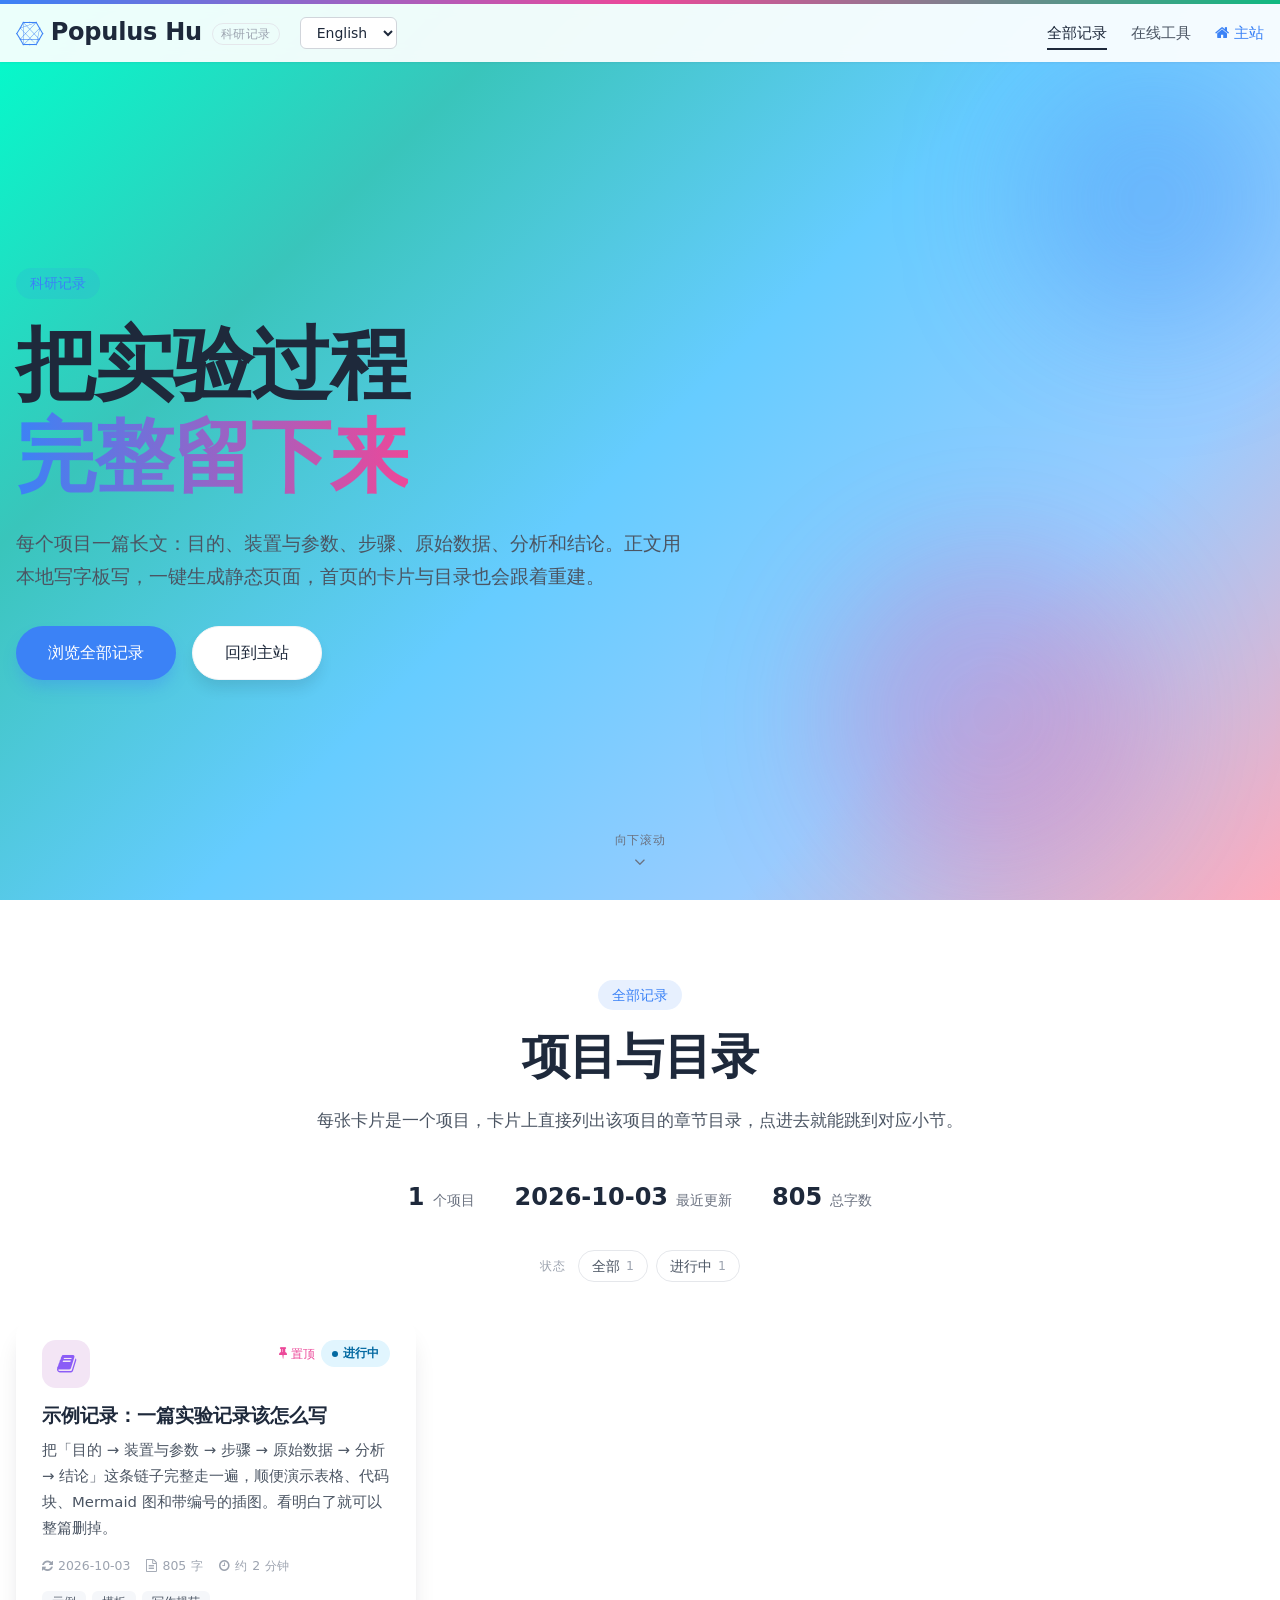
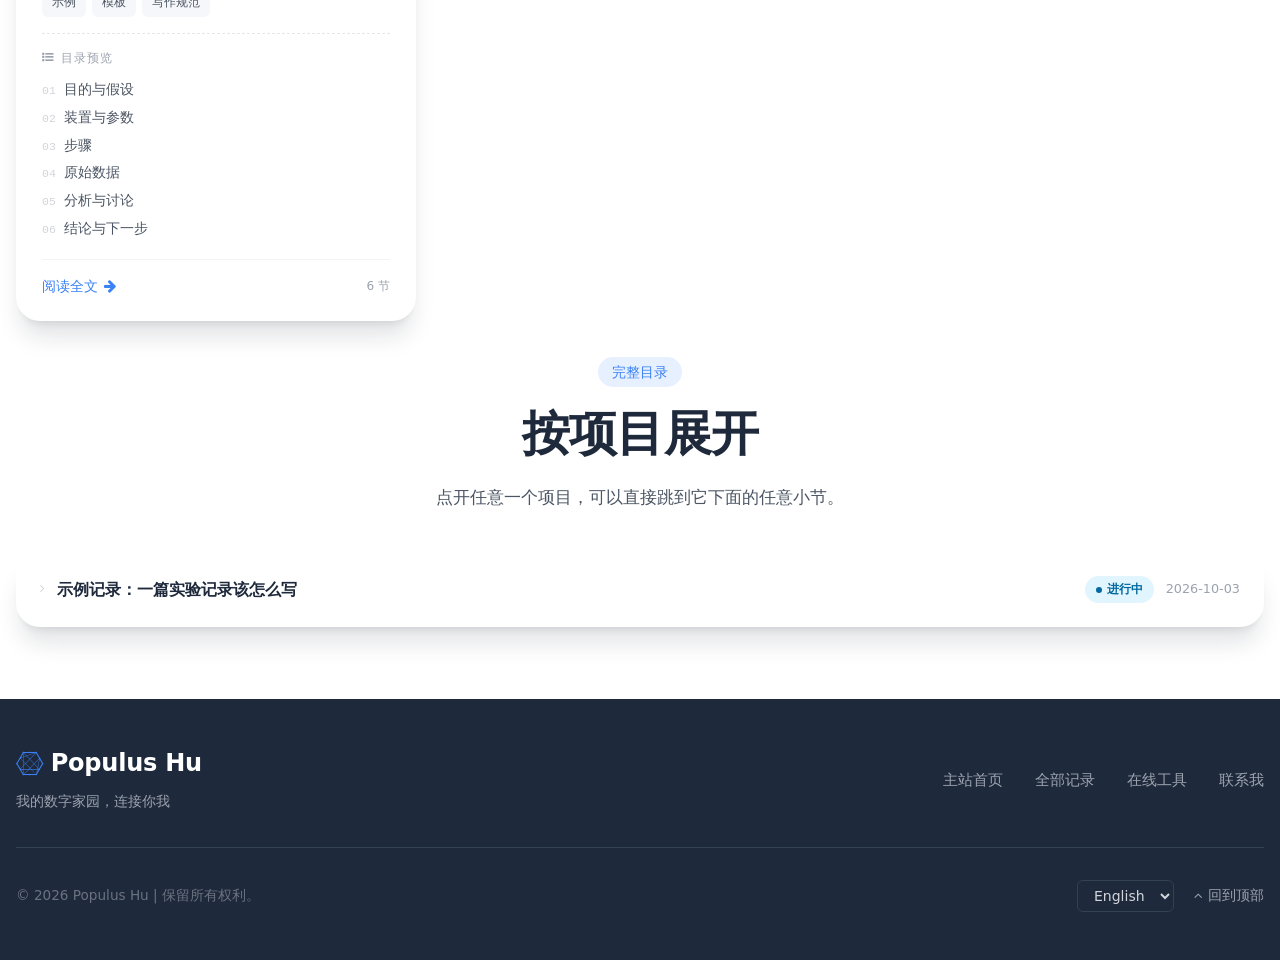
<file: index.html>
<!DOCTYPE html>
<html lang="zh-CN">
<head>
<meta charset="UTF-8">
<meta name="viewport" content="width=device-width, initial-scale=1.0">

<title data-i18n="page-title">科研记录 | Populus Hu</title>
<meta name="description" content="Populus Hu 的科研记录：每个实验项目一篇长文，含目的、装置、步骤、数据与结论。" data-i18n="meta-desc">

<link rel="icon" href="/assets/icon.ico" sizes="32x32">
<link rel="stylesheet" href="/assets/font-awesome.min.css">
<link rel="stylesheet" href="/assets/research.css">
<script defer src="/assets/lang.js"></script>
<script defer src="/assets/research.js"></script>
</head>
<body>
<header class="navbar" id="navbar">
  <div class="nav-decoration"></div>
  <div class="nav-inner">

    <div class="nav-left">
      <a class="brand" href="/">
        <i class="fa fa-connectdevelop"></i>Populus Hu<small data-i18n="brand-tag">科研记录</small>
      </a>
      <div class="lang-desktop">
        <select class="language-selector" aria-label="语言 / Language">
          <option value="cn" selected>中文</option>
          <option value="en">English</option>
          <option value="jp">日本語</option>
        </select>
      </div>
    </div>

    <button class="menu-toggle" id="menu-toggle" aria-label="菜单" aria-expanded="false" aria-controls="nav-links">
      <i class="fa fa-bars"></i>
    </button>

    <nav class="nav-links" id="nav-links">
      <a href="/" class="is-active" data-i18n="nav-records">全部记录</a>
      <a href="https://tools.who-young.top" data-i18n="nav-tools">在线工具</a>
      <a href="https://who-young.top" class="back"><i class="fa fa-home"></i><span data-i18n="nav-main">主站</span></a>
      <div class="lang-mobile">
        <select class="language-selector" aria-label="语言 / Language">
          <option value="cn" selected>中文</option>
          <option value="en">English</option>
          <option value="jp">日本語</option>
        </select>
      </div>
    </nav>

  </div>
</header>
<main>

  <section class="hero">
    <div class="hero-glow" aria-hidden="true"></div>
    <div class="wrap">
      <span class="badge" data-i18n="hero-badge">科研记录</span>
      <h1 data-i18n="hero-title">把实验过程<br><span class='grad'>完整留下来</span></h1>
      <p data-i18n="hero-desc">
        每个项目一篇长文：目的、装置与参数、步骤、原始数据、分析和结论。正文用本地写字板写，一键生成静态页面，首页的卡片与目录也会跟着重建。
      </p>
      <div class="hero-actions">
        <a class="btn-hero btn-hero-primary" href="#records" data-i18n="hero-btn-records">浏览全部记录</a>
        <a class="btn-hero btn-hero-ghost" href="https://who-young.top" data-i18n="hero-btn-main">回到主站</a>
      </div>
    </div>
    <a class="hero-scroll" href="#records"><span data-i18n="hero-scroll">向下滚动</span><i class="fa fa-angle-down"></i></a>
  </section>

  <section class="section wrap" id="records">

    <div class="section-head">
      <span class="badge" data-i18n="sec-badge">全部记录</span>
      <h2 data-i18n="sec-title">项目与目录</h2>
      <p data-i18n="sec-desc">每张卡片是一个项目，卡片上直接列出该项目的章节目录，点进去就能跳到对应小节。</p>
    </div>

    <div class="stat-strip">
        <span class="item"><span class="v">1</span><span class="k" data-i18n="stat-projects">个项目</span></span>
        <span class="item"><span class="v">2026-10-03</span><span class="k" data-i18n="stat-updated">最近更新</span></span>
        <span class="item"><span class="v">805</span><span class="k" data-i18n="stat-chars">总字数</span></span>
      </div>
      <div class="filter-bar" id="filter-bar">
        <span class="lbl" data-i18n="filter-label">状态</span>
        <button class="chip" type="button" data-status="all"><span data-i18n="filter-all">全部</span> <span class="n">1</span></button>
        <button class="chip" type="button" data-status="active"><span data-i18n="filter-active">进行中</span> <span class="n">1</span></button>
      </div>

    <div class="grid cols-3" id="record-grid">

      <article class="card card-hover rec-card" data-status="active">
        <div class="rec-top">
          <div class="rec-icon bg-lav"><i class="fa fa-book"></i></div>
          <div class="rec-flags">
            <span class="rec-pin"><i class="fa fa-thumb-tack"></i><span data-i18n="card-pinned">置顶</span></span>
            <span class="status status-active" data-i18n="status-active">进行中</span>
          </div>
        </div>
        <h3><a class="card-link" href="/example-record/">示例记录：一篇实验记录该怎么写</a></h3>
        <p class="rec-summary">把「目的 → 装置与参数 → 步骤 → 原始数据 → 分析 → 结论」这条链子完整走一遍，顺便演示表格、代码块、Mermaid 图和带编号的插图。看明白了就可以整篇删掉。</p>
        <div class="rec-meta">
          <span><i class="fa fa-refresh"></i> 2026-10-03</span>
          <span><i class="fa fa-file-text-o"></i> 805 <span data-i18n="unit-chars">字</span></span>
          <span><i class="fa fa-clock-o"></i> <span data-i18n="unit-about">约</span> 2 <span data-i18n="unit-minutes">分钟</span></span>
        </div><div class="rec-tags">
          <span class="tag">示例</span>
          <span class="tag">模板</span>
          <span class="tag">写作规范</span>
        </div>
        <div class="rec-toc">
          <div class="toc-title"><i class="fa fa-list-ul"></i> <span data-i18n="card-toc">目录预览</span></div>
          <ol>
            <li><a href="/example-record/#目的与假设">目的与假设</a></li>
            <li><a href="/example-record/#装置与参数">装置与参数</a></li>
            <li><a href="/example-record/#步骤">步骤</a></li>
            <li><a href="/example-record/#原始数据">原始数据</a></li>
            <li><a href="/example-record/#分析与讨论">分析与讨论</a></li>
            <li><a href="/example-record/#结论与下一步">结论与下一步</a></li>
          </ol>
        </div>
        <div class="rec-foot">
          <a class="go" href="/example-record/"><span data-i18n="card-read">阅读全文</span> <i class="fa fa-arrow-right"></i></a>
          <span class="words">6 <span data-i18n="unit-sections">节</span></span>
        </div>
      </article>

    </div>
    <div class="notice notice-info mt-md hidden" id="filter-empty"><i class="fa fa-filter"></i><div data-i18n="filter-empty">没有符合这个状态的项目。</div></div>

    <div class="section-head mt-lg">
        <span class="badge" data-i18n="cat-badge">完整目录</span>
        <h2 data-i18n="cat-title">按项目展开</h2>
        <p data-i18n="cat-desc">点开任意一个项目，可以直接跳到它下面的任意小节。</p>
      </div>

      <div class="catalog">
        <details class="cat-proj">
          <summary>
            <span class="caret"><i class="fa fa-angle-right"></i></span>
            <span class="t">示例记录：一篇实验记录该怎么写</span>
            <span class="side">
              <span class="status status-active" data-i18n="status-active">进行中</span>
              <span class="cat-date">2026-10-03</span>
            </span>
          </summary><div class="cat-body"><ol>
              <li><a href="/example-record/#目的与假设"><i class="fa fa-angle-right"></i> 目的与假设</a></li>
              <li><a href="/example-record/#装置与参数"><i class="fa fa-angle-right"></i> 装置与参数</a></li>
              <li><a href="/example-record/#步骤"><i class="fa fa-angle-right"></i> 步骤</a></li>
              <li><a href="/example-record/#原始数据"><i class="fa fa-angle-right"></i> 原始数据</a></li>
              <li><a href="/example-record/#分析与讨论"><i class="fa fa-angle-right"></i> 分析与讨论</a></li>
              <li><a href="/example-record/#结论与下一步"><i class="fa fa-angle-right"></i> 结论与下一步</a></li>
            </ol></div>
          <div class="cat-actions">
            <a class="btn btn-sm" href="/example-record/"><span data-i18n="cat-open">打开项目页</span> <i class="fa fa-arrow-right"></i></a>
          </div>
        </details>
      </div>

  </section>

</main>
<footer class="site-footer">
  <div class="wrap">
    <div class="foot-top">
      <div>
        <a class="brand" href="https://who-young.top"><i class="fa fa-connectdevelop"></i>Populus Hu</a>
        <p class="foot-desc" data-i18n="footer-desc">我的数字家园，连接你我</p>
      </div>
      <nav class="foot-nav">
        <a href="https://who-young.top" data-i18n="footer-home">主站首页</a>
        <a href="/" data-i18n="footer-records">全部记录</a>
        <a href="https://tools.who-young.top" data-i18n="footer-tools">在线工具</a>
        <a href="https://who-young.top/#contact" data-i18n="footer-contact">联系我</a>
      </nav>
    </div>
    <div class="foot-bottom">
      <p data-i18n="footer-copyright">© 2026 Populus Hu | 保留所有权利。</p>
      <div class="foot-bottom-right">
        <select class="language-selector language-selector-dark" aria-label="语言 / Language">
          <option value="cn" selected>中文</option>
          <option value="en">English</option>
          <option value="jp">日本語</option>
        </select>
        <a class="to-top" href="#top" id="to-top"><i class="fa fa-angle-up"></i> <span data-i18n="to-top">回到顶部</span></a>
      </div>
    </div>
  </div>
</footer>

</body>
</html>
</file>
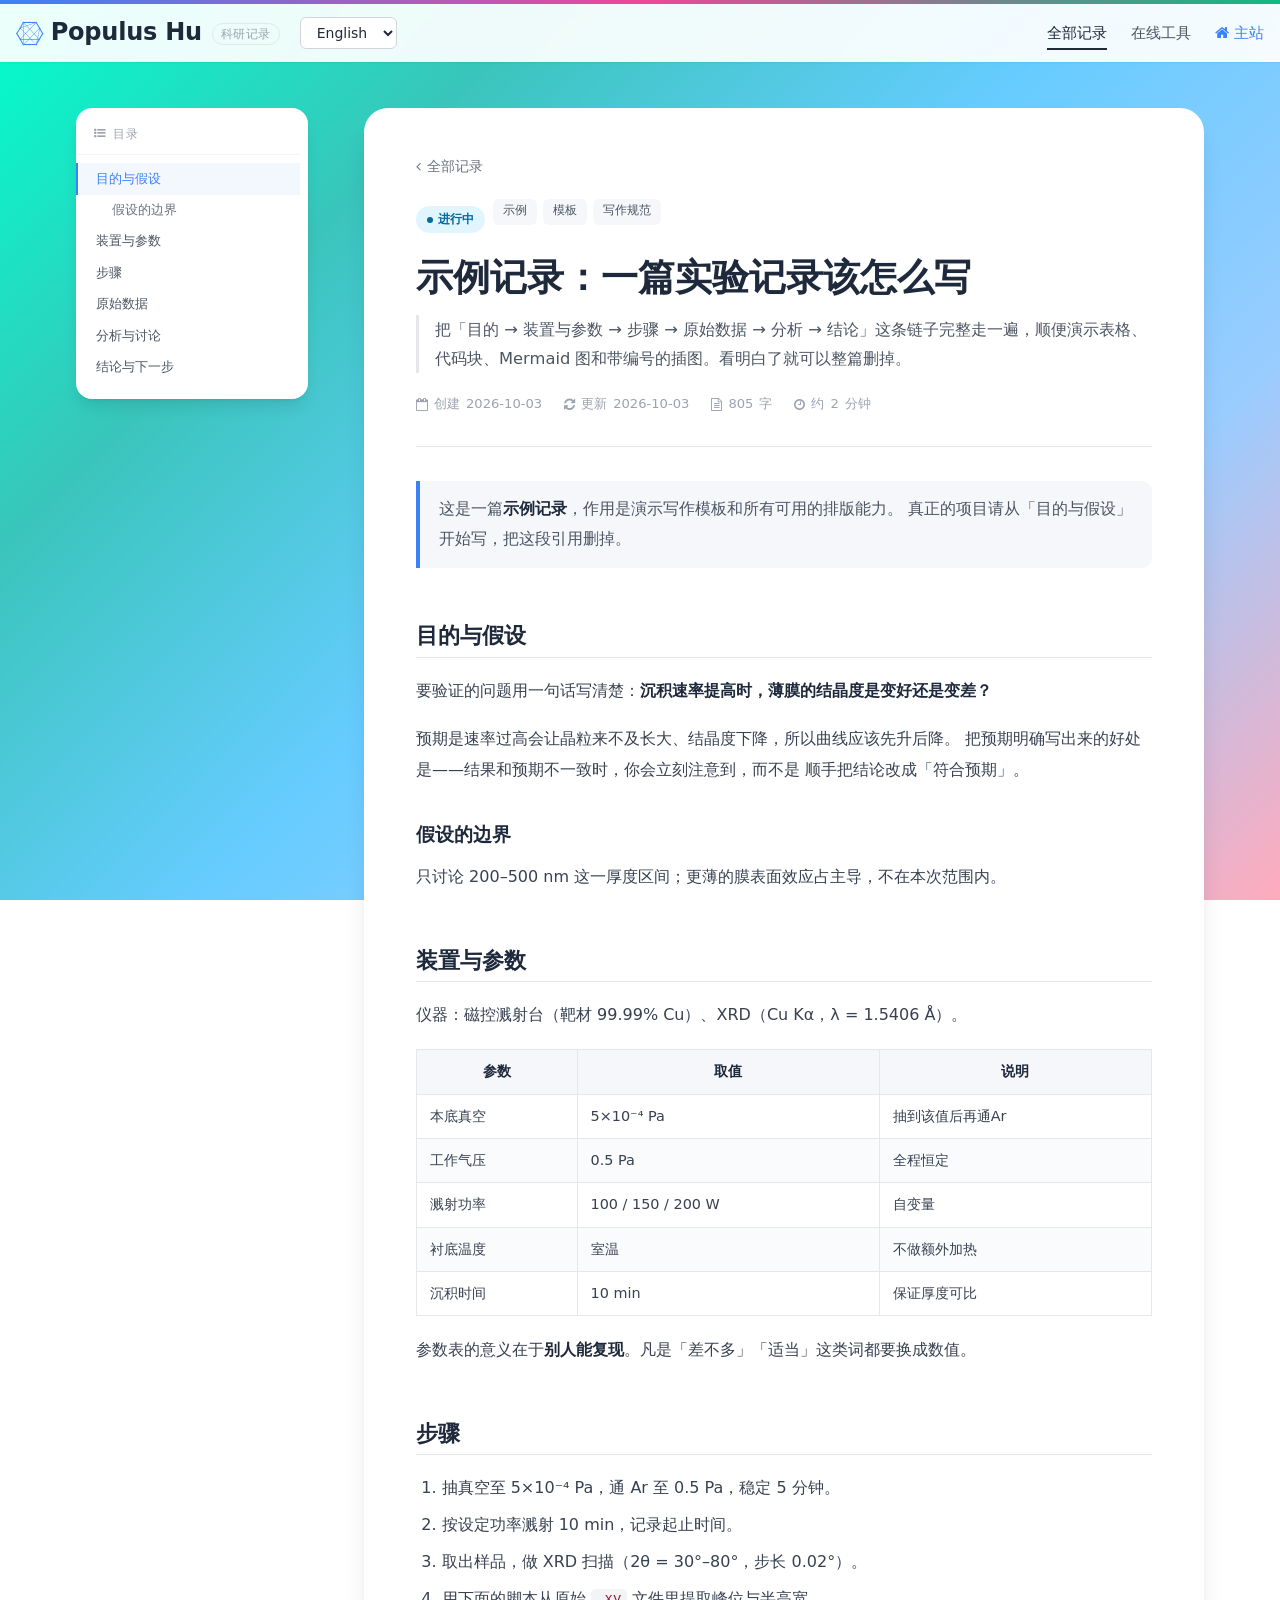
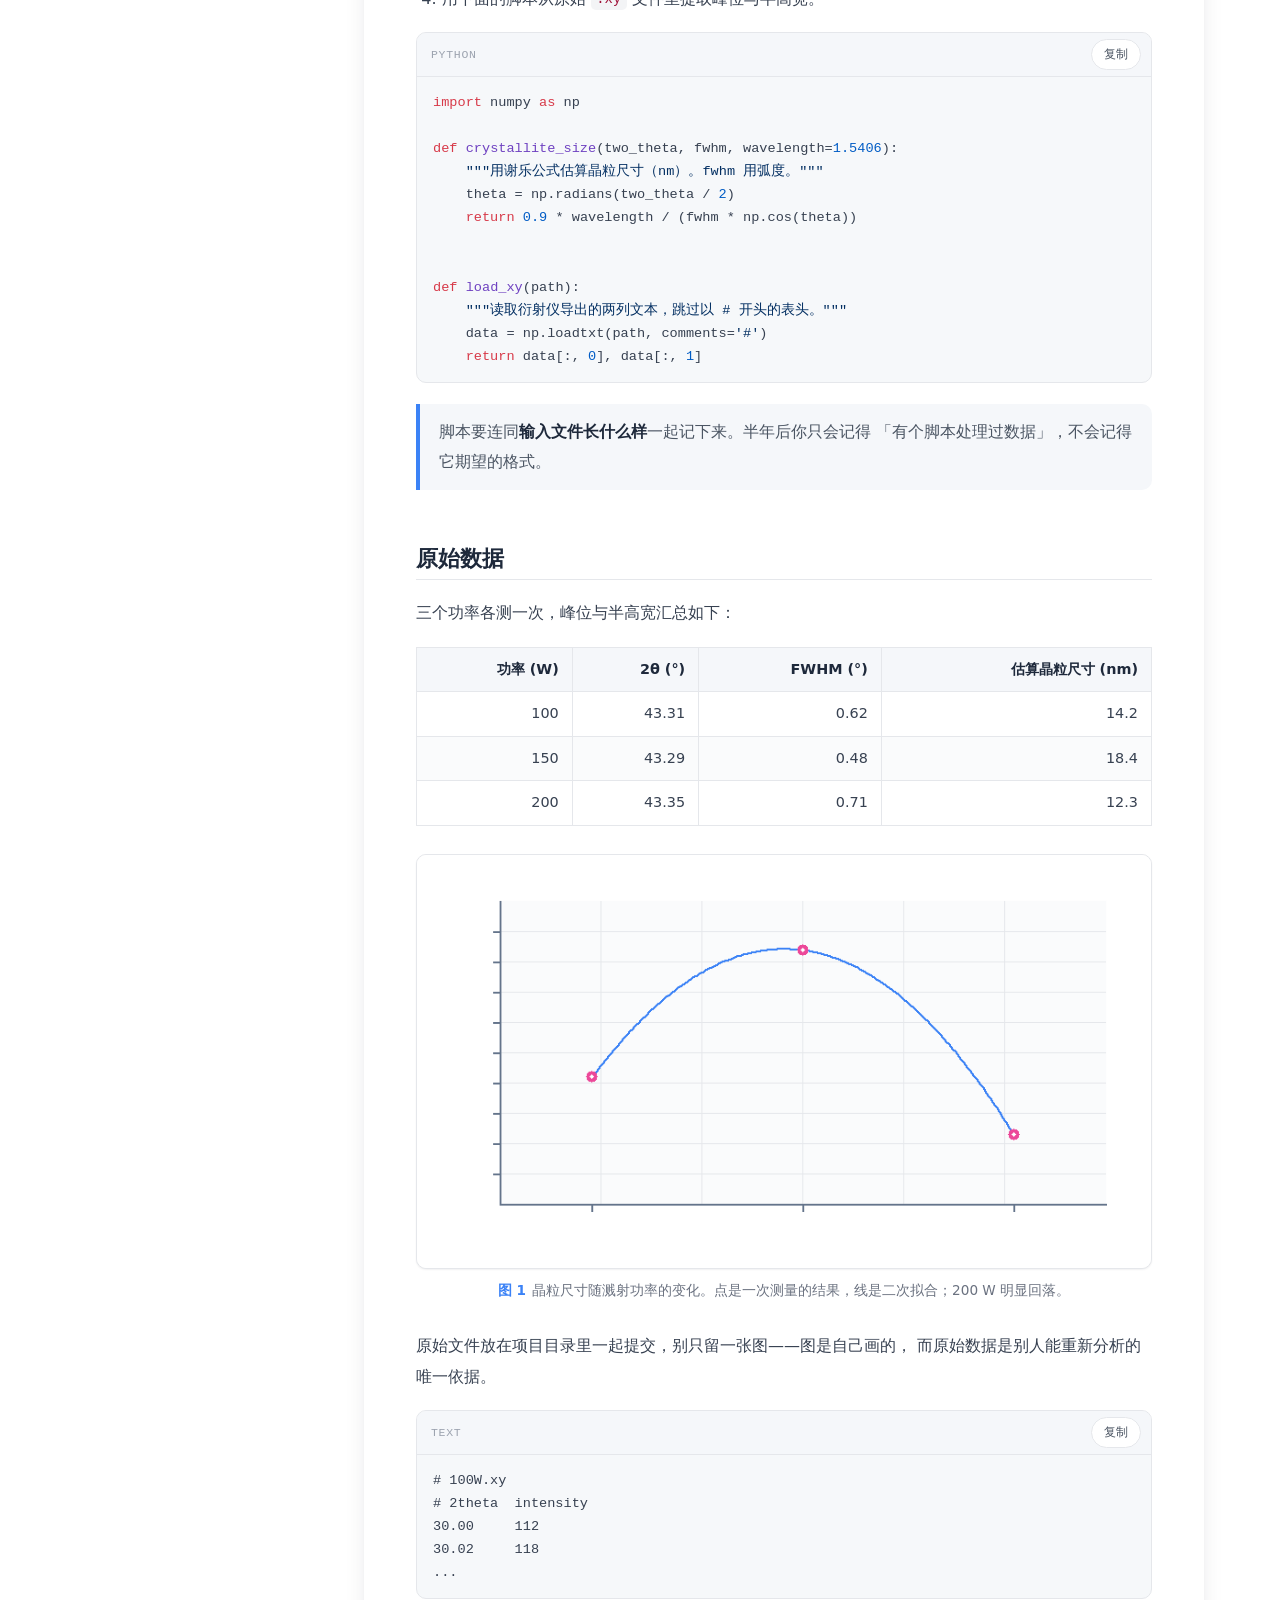
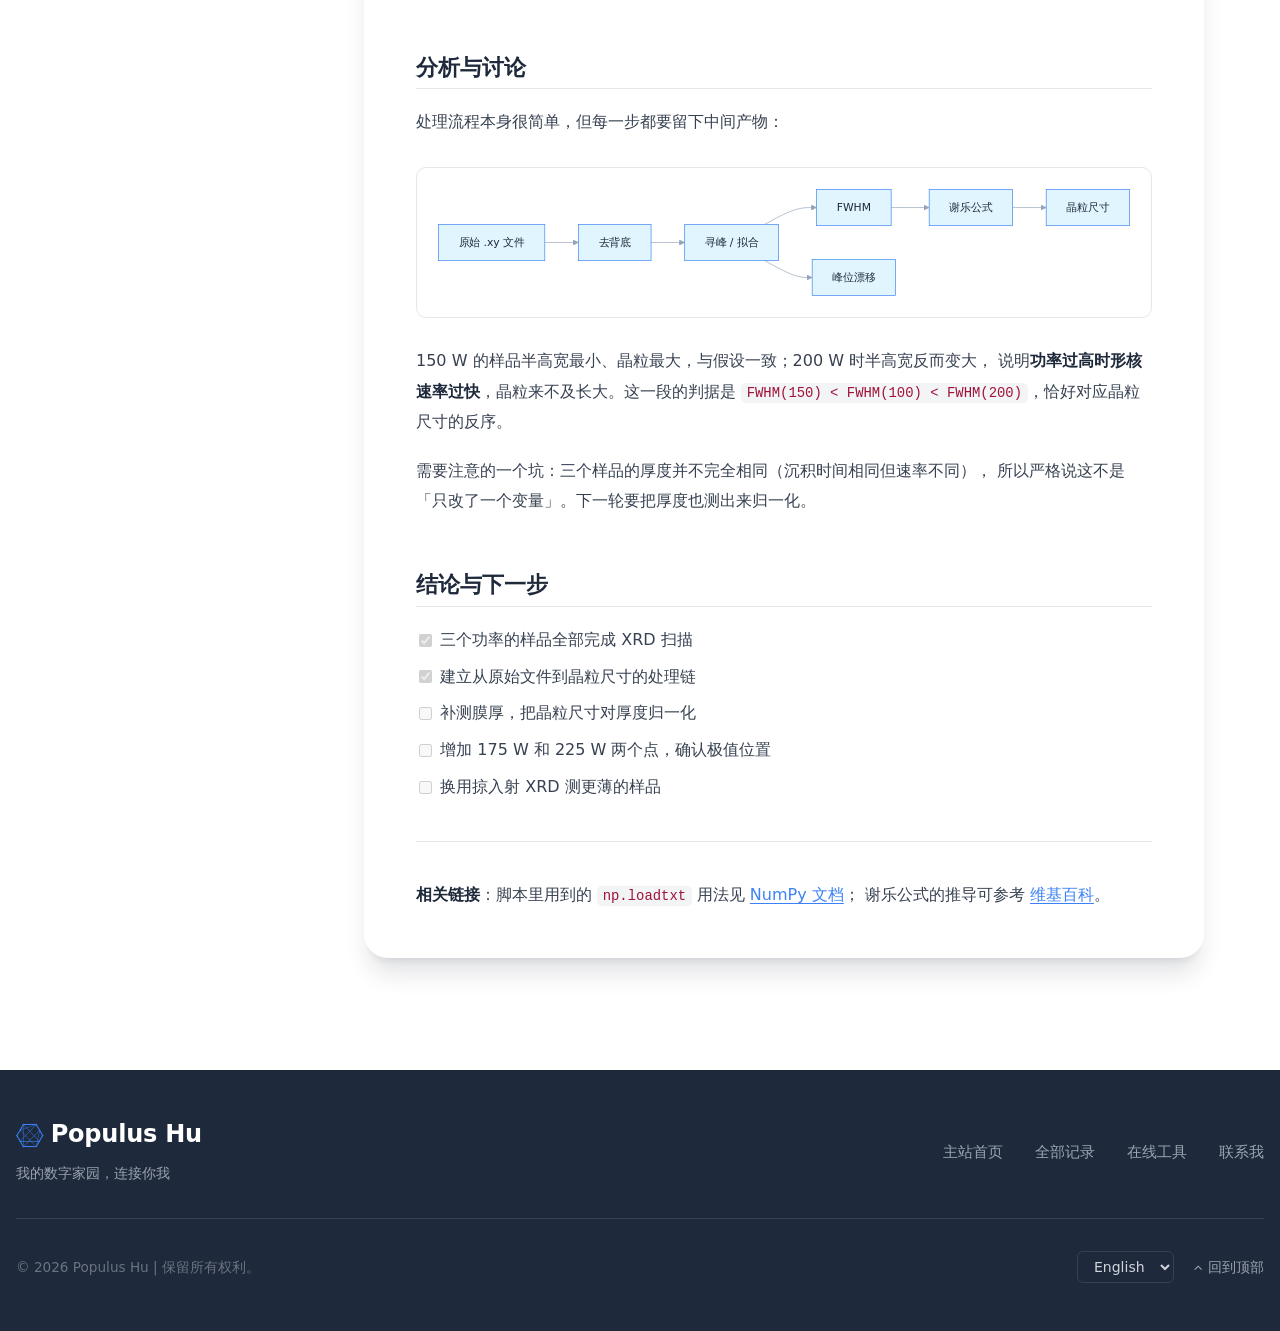
<file: example-record/index.html>
<!DOCTYPE html>
<html lang="zh-CN">
<head>
<meta charset="UTF-8">
<meta name="viewport" content="width=device-width, initial-scale=1.0">

<title>示例记录：一篇实验记录该怎么写 | Populus Hu</title>
<meta name="description" content="把「目的 → 装置与参数 → 步骤 → 原始数据 → 分析 → 结论」这条链子完整走一遍，顺便演示表格、代码块、Mermaid 图和带编号的插图。看明白了就可以整篇删掉。">

<link rel="icon" href="/assets/icon.ico" sizes="32x32">
<link rel="stylesheet" href="/assets/font-awesome.min.css">
<link rel="stylesheet" href="/assets/research.css">
<link rel="stylesheet" href="/assets/vendor/github.min.css">
<script defer src="/assets/lang.js"></script>
<script defer src="/assets/research.js"></script>
<script defer src="/assets/vendor/highlight.min.js"></script>
<script defer src="/assets/vendor/mermaid.min.js"></script>
</head>
<body>
<header class="navbar" id="navbar">
  <div class="nav-decoration"></div>
  <div class="nav-inner">

    <div class="nav-left">
      <a class="brand" href="/">
        <i class="fa fa-connectdevelop"></i>Populus Hu<small data-i18n="brand-tag">科研记录</small>
      </a>
      <div class="lang-desktop">
        <select class="language-selector" aria-label="语言 / Language">
          <option value="cn" selected>中文</option>
          <option value="en">English</option>
          <option value="jp">日本語</option>
        </select>
      </div>
    </div>

    <button class="menu-toggle" id="menu-toggle" aria-label="菜单" aria-expanded="false" aria-controls="nav-links">
      <i class="fa fa-bars"></i>
    </button>

    <nav class="nav-links" id="nav-links">
      <a href="/" class="is-active" data-i18n="nav-records">全部记录</a>
      <a href="https://tools.who-young.top" data-i18n="nav-tools">在线工具</a>
      <a href="https://who-young.top" class="back"><i class="fa fa-home"></i><span data-i18n="nav-main">主站</span></a>
      <div class="lang-mobile">
        <select class="language-selector" aria-label="语言 / Language">
          <option value="cn" selected>中文</option>
          <option value="en">English</option>
          <option value="jp">日本語</option>
        </select>
      </div>
    </nav>

  </div>
</header>
<main>
  <div class="doc wrap wrap-doc">

    <aside class="doc-aside">
<nav class="doc-toc" id="doc-toc" aria-label="目录">
<div class="toc-title"><i class="fa fa-list-ul"></i><span data-i18n="doc-toc">目录</span><span class="caret"><i class="fa fa-angle-right"></i></span></div>
<ul>
<li class="lvl-2"><a href="#目的与假设">目的与假设</a>
<ul>
<li class="lvl-3"><a href="#假设的边界">假设的边界</a></li>
</ul>
</li>
<li class="lvl-2"><a href="#装置与参数">装置与参数</a>
</li>
<li class="lvl-2"><a href="#步骤">步骤</a>
</li>
<li class="lvl-2"><a href="#原始数据">原始数据</a>
</li>
<li class="lvl-2"><a href="#分析与讨论">分析与讨论</a>
</li>
<li class="lvl-2"><a href="#结论与下一步">结论与下一步</a>
</li>
</ul>
</nav>
</aside>

    <article class="doc-main">
      <header class="doc-head">
        <a class="doc-back" href="/"><i class="fa fa-angle-left"></i> <span data-i18n="doc-back">全部记录</span></a>
        <div class="doc-badges">
          <span class="status status-active" data-i18n="status-active">进行中</span><div class="rec-tags">
          <span class="tag">示例</span>
          <span class="tag">模板</span>
          <span class="tag">写作规范</span>
        </div>
        </div>
        <h1>示例记录：一篇实验记录该怎么写</h1>
        <p class="doc-summary">把「目的 → 装置与参数 → 步骤 → 原始数据 → 分析 → 结论」这条链子完整走一遍，顺便演示表格、代码块、Mermaid 图和带编号的插图。看明白了就可以整篇删掉。</p>
        <div class="doc-meta">
          <span><i class="fa fa-calendar-o"></i> <span data-i18n="meta-created">创建</span> 2026-10-03</span>
          <span><i class="fa fa-refresh"></i> <span data-i18n="meta-updated">更新</span> 2026-10-03</span>
          <span><i class="fa fa-file-text-o"></i> 805 <span data-i18n="unit-chars">字</span></span>
          <span><i class="fa fa-clock-o"></i> <span data-i18n="unit-about">约</span> 2 <span data-i18n="unit-minutes">分钟</span></span>
        </div>
        
      </header>

      <hr class="doc-divider">

      <div class="md-body">
<blockquote>
<p>这是一篇<strong>示例记录</strong>，作用是演示写作模板和所有可用的排版能力。
真正的项目请从「目的与假设」开始写，把这段引用删掉。</p>
</blockquote>
<h2 id="目的与假设">目的与假设<a class="h-anchor" href="#目的与假设" aria-hidden="true"><i class="fa fa-link"></i></a></h2>
<p>要验证的问题用一句话写清楚：<strong>沉积速率提高时，薄膜的结晶度是变好还是变差？</strong></p>
<p>预期是速率过高会让晶粒来不及长大、结晶度下降，所以曲线应该先升后降。
把预期明确写出来的好处是——结果和预期不一致时，你会立刻注意到，而不是
顺手把结论改成「符合预期」。</p>
<h3 id="假设的边界">假设的边界<a class="h-anchor" href="#假设的边界" aria-hidden="true"><i class="fa fa-link"></i></a></h3>
<p>只讨论 200–500 nm 这一厚度区间；更薄的膜表面效应占主导，不在本次范围内。</p>
<h2 id="装置与参数">装置与参数<a class="h-anchor" href="#装置与参数" aria-hidden="true"><i class="fa fa-link"></i></a></h2>
<p>仪器：磁控溅射台（靶材 99.99% Cu）、XRD（Cu Kα，λ = 1.5406 Å）。</p>
<div class="table-scroll"><table><thead><tr><th>参数</th><th>取值</th><th>说明</th></tr></thead><tbody><tr><td>本底真空</td><td>5×10⁻⁴ Pa</td><td>抽到该值后再通Ar</td></tr><tr><td>工作气压</td><td>0.5 Pa</td><td>全程恒定</td></tr><tr><td>溅射功率</td><td>100 / 150 / 200 W</td><td>自变量</td></tr><tr><td>衬底温度</td><td>室温</td><td>不做额外加热</td></tr><tr><td>沉积时间</td><td>10 min</td><td>保证厚度可比</td></tr></tbody></table></div>
<p>参数表的意义在于<strong>别人能复现</strong>。凡是「差不多」「适当」这类词都要换成数值。</p>
<h2 id="步骤">步骤<a class="h-anchor" href="#步骤" aria-hidden="true"><i class="fa fa-link"></i></a></h2>
<ol>
<li>抽真空至 5×10⁻⁴ Pa，通 Ar 至 0.5 Pa，稳定 5 分钟。</li>
<li>按设定功率溅射 10 min，记录起止时间。</li>
<li>取出样品，做 XRD 扫描（2θ = 30°–80°，步长 0.02°）。</li>
<li>用下面的脚本从原始 <code>.xy</code> 文件里提取峰位与半高宽。</li>
</ol>
<div class="code-block">
<div class="code-bar"><span class="code-lang">python</span><span class="spacer"></span><button class="code-copy" type="button" data-i18n="code-copy">复制</button></div>
<pre><code class="language-python">import numpy as np

def crystallite_size(two_theta, fwhm, wavelength=1.5406):
    """用谢乐公式估算晶粒尺寸（nm）。fwhm 用弧度。"""
    theta = np.radians(two_theta / 2)
    return 0.9 * wavelength / (fwhm * np.cos(theta))


def load_xy(path):
    """读取衍射仪导出的两列文本，跳过以 # 开头的表头。"""
    data = np.loadtxt(path, comments='#')
    return data[:, 0], data[:, 1]</code></pre>
</div>
<blockquote>
<p>脚本要连同<strong>输入文件长什么样</strong>一起记下来。半年后你只会记得
「有个脚本处理过数据」，不会记得它期望的格式。</p>
</blockquote>
<h2 id="原始数据">原始数据<a class="h-anchor" href="#原始数据" aria-hidden="true"><i class="fa fa-link"></i></a></h2>
<p>三个功率各测一次，峰位与半高宽汇总如下：</p>
<div class="table-scroll"><table><thead><tr><th class="align-right">功率 (W)</th><th class="align-right">2θ (°)</th><th class="align-right">FWHM (°)</th><th class="align-right">估算晶粒尺寸 (nm)</th></tr></thead><tbody><tr><td class="align-right">100</td><td class="align-right">43.31</td><td class="align-right">0.62</td><td class="align-right">14.2</td></tr><tr><td class="align-right">150</td><td class="align-right">43.29</td><td class="align-right">0.48</td><td class="align-right">18.4</td></tr><tr><td class="align-right">200</td><td class="align-right">43.35</td><td class="align-right">0.71</td><td class="align-right">12.3</td></tr></tbody></table></div>
<figure class="fig">
<a class="fig-zoom" href="images/scatter-fit.png"><img src="images/scatter-fit.png" alt="散射点与拟合曲线" loading="lazy"></a>
<figcaption><span class="fig-n">图 1</span>晶粒尺寸随溅射功率的变化。点是一次测量的结果，线是二次拟合；200 W 明显回落。</figcaption>
</figure>
<p>原始文件放在项目目录里一起提交，别只留一张图——图是自己画的，
而原始数据是别人能重新分析的唯一依据。</p>
<div class="code-block">
<div class="code-bar"><span class="code-lang">text</span><span class="spacer"></span><button class="code-copy" type="button" data-i18n="code-copy">复制</button></div>
<pre><code class="language-text"># 100W.xy
# 2theta  intensity
30.00     112
30.02     118
...</code></pre>
</div>
<h2 id="分析与讨论">分析与讨论<a class="h-anchor" href="#分析与讨论" aria-hidden="true"><i class="fa fa-link"></i></a></h2>
<p>处理流程本身很简单，但每一步都要留下中间产物：</p>
<div class="mermaid-wrap is-loading">
<div class="mermaid">flowchart LR
  A[原始 .xy 文件] --&gt; B[去背底]
  B --&gt; C[寻峰 / 拟合]
  C --&gt; D[FWHM]
  D --&gt; E[谢乐公式]
  E --&gt; F[晶粒尺寸]
  C --&gt; G[峰位漂移]</div>
</div>
<p>150 W 的样品半高宽最小、晶粒最大，与假设一致；200 W 时半高宽反而变大，
说明<strong>功率过高时形核速率过快</strong>，晶粒来不及长大。这一段的判据是
<code>FWHM(150) &lt; FWHM(100) &lt; FWHM(200)</code>，恰好对应晶粒尺寸的反序。</p>
<p>需要注意的一个坑：三个样品的厚度并不完全相同（沉积时间相同但速率不同），
所以严格说这不是「只改了一个变量」。下一轮要把厚度也测出来归一化。</p>
<h2 id="结论与下一步">结论与下一步<a class="h-anchor" href="#结论与下一步" aria-hidden="true"><i class="fa fa-link"></i></a></h2>
<ul class="task-list">
<li><input type="checkbox" disabled checked><span>三个功率的样品全部完成 XRD 扫描</span></li>
<li><input type="checkbox" disabled checked><span>建立从原始文件到晶粒尺寸的处理链</span></li>
<li><input type="checkbox" disabled><span>补测膜厚，把晶粒尺寸对厚度归一化</span></li>
<li><input type="checkbox" disabled><span>增加 175 W 和 225 W 两个点，确认极值位置</span></li>
<li><input type="checkbox" disabled><span>换用掠入射 XRD 测更薄的样品</span></li>
</ul>
<hr>
<p><strong>相关链接</strong>：脚本里用到的 <code>np.loadtxt</code> 用法见 <a href="https://numpy.org/doc/stable/reference/generated/numpy.loadtxt.html" target="_blank" rel="noopener">NumPy 文档</a>；
谢乐公式的推导可参考 <a href="https://en.wikipedia.org/wiki/Scherrer_equation" target="_blank" rel="noopener">维基百科</a>。</p>
      </div>

      
    </article>

  </div>
</main>
<footer class="site-footer">
  <div class="wrap">
    <div class="foot-top">
      <div>
        <a class="brand" href="https://who-young.top"><i class="fa fa-connectdevelop"></i>Populus Hu</a>
        <p class="foot-desc" data-i18n="footer-desc">我的数字家园，连接你我</p>
      </div>
      <nav class="foot-nav">
        <a href="https://who-young.top" data-i18n="footer-home">主站首页</a>
        <a href="/" data-i18n="footer-records">全部记录</a>
        <a href="https://tools.who-young.top" data-i18n="footer-tools">在线工具</a>
        <a href="https://who-young.top/#contact" data-i18n="footer-contact">联系我</a>
      </nav>
    </div>
    <div class="foot-bottom">
      <p data-i18n="footer-copyright">© 2026 Populus Hu | 保留所有权利。</p>
      <div class="foot-bottom-right">
        <select class="language-selector language-selector-dark" aria-label="语言 / Language">
          <option value="cn" selected>中文</option>
          <option value="en">English</option>
          <option value="jp">日本語</option>
        </select>
        <a class="to-top" href="#top" id="to-top"><i class="fa fa-angle-up"></i> <span data-i18n="to-top">回到顶部</span></a>
      </div>
    </div>
  </div>
</footer>

</body>
</html>
</file>
<file: assets/research.css>
/* ============================================================================
   research.who-young.top —— 科研记录站 共享样式
   ----------------------------------------------------------------------------
   设计令牌与页面骨架刻意对齐前两个站：
     · 背景渐变来自主站 src/css.css 的 .index-bg-pattern
     · 颜色来自主站 tailwind.config.js 的 theme.extend.colors
     · 容器宽度、页眉页脚结构、hero 规格与工具站 assets/tools.css 一致
   本文件只保留「科研记录」需要的东西：首页卡片 + 目录预览 + 长文排版。
   工具站里那些编辑器 / 控制台样式没有搬过来。

   约定：HTML 里**不写行内 style**，一切状态都靠加类名切换。
   ========================================================================== */

*, *::before, *::after { box-sizing: border-box; }

:root {
  --primary:   #3B82F6;
  --secondary: #10B981;
  --accent:    #EC4899;
  --dark:      #1E293B;

  --gray-700: #374151;
  --gray-600: #4B5563;
  --gray-500: #6B7280;
  --gray-400: #9CA3AF;
  --gray-300: #D1D5DB;
  --gray-200: #E5E7EB;
  --gray-100: #F3F4F6;

  --soft-blue:     #E1F5FE;
  --soft-green:    #E8F5E9;
  --soft-pink:     #FFEBEE;
  --soft-lavender: #F3E5F5;
  --soft-amber:    #FEF3C7;
  --soft-gray:     #F5F7FA;

  --lav:   #8B5CF6;
  --amber: #B45309;

  --radius-sm: 10px;
  --radius:    16px;
  --radius-lg: 24px;

  --shadow-sm: 0 1px 2px rgba(15, 23, 42, .06);
  --shadow:    0 10px 15px -3px rgba(15, 23, 42, .10), 0 4px 6px -4px rgba(15, 23, 42, .10);
  --shadow-lg: 0 20px 25px -5px rgba(15, 23, 42, .12), 0 8px 10px -6px rgba(15, 23, 42, .10);

  /* 与主站 tailwind container 在 xl 断点下的宽度一致 */
  --container: 1280px;
  --gutter: 16px;
  /* 页眉是 fixed 的，锚点跳转要留出它的高度，否则标题会被压在导航栏底下 */
  --nav-h: 76px;

  --font-sans: system-ui, -apple-system, "Segoe UI", Roboto, "Helvetica Neue", Arial,
               "PingFang SC", "Hiragino Sans GB", "Microsoft YaHei", sans-serif;
  --mono: ui-monospace, SFMono-Regular, "SF Mono", Menlo, Consolas,
          "Liberation Mono", "Courier New", monospace;
}

html { -webkit-text-size-adjust: 100%; scroll-behavior: smooth; }

/* 锚点跳转的落点补偿：见 --nav-h */
:target { scroll-margin-top: calc(var(--nav-h) + 16px); }
h1, h2, h3, h4, h5, h6 { scroll-margin-top: calc(var(--nav-h) + 16px); }

/* ── 背景渐变 ─────────────────────────────────────────────────────────────
   刻意【不用】background-attachment: fixed —— 那会让浏览器每次滚动都重绘
   整屏渐变，是典型的滚动卡顿来源。改成固定在视口上的伪元素，
   浏览器会把它放进独立合成层，滚动时零重绘。
   ──────────────────────────────────────────────────────────────────────── */
body::before {
  content: '';
  position: fixed;
  inset: 0;
  z-index: -1;
  background: linear-gradient(135deg,
      #00FFCC 0%, #39C5BB 25%, #66CCFF 50%, #99CCFF 75%, #FFABBC 100%);
}

body {
  margin: 0;
  min-height: 100vh;
  /* 垂直三段式布局，保证内容不足一屏时页脚也被压在底部 */
  display: flex;
  flex-direction: column;
  color: var(--dark);
  font-family: var(--font-sans);
  font-size: 16px;
  line-height: 1.75;
  overflow-x: hidden;
}

main { flex: 1 0 auto; }

a { color: inherit; text-decoration: none; }
img { max-width: 100%; display: block; }
button, input, select, textarea { font: inherit; color: inherit; }
h1, h2, h3, h4, h5, h6 { margin: 0; line-height: 1.3; font-weight: 700; text-wrap: balance; }
p { margin: 0; }
ul, ol { margin: 0; }

/* ── 容器 ───────────────────────────────────────────────────────────────── */
.wrap,
.nav-inner {
  width: 100%;
  max-width: var(--container);
  margin: 0 auto;
  padding-left: var(--gutter);
  padding-right: var(--gutter);
}
.wrap-narrow { max-width: 960px; }
.wrap-doc    { max-width: 1160px; }

/* ── 页眉 ───────────────────────────────────────────────────────────────── */
.navbar {
  position: fixed; top: 0; left: 0; right: 0; z-index: 50;
  background: rgba(255, 255, 255, .92);
  backdrop-filter: blur(8px);
  -webkit-backdrop-filter: blur(8px);
  box-shadow: 0 1px 2px rgba(15, 23, 42, .06);
  transition: background .25s, box-shadow .25s;
}
.navbar.is-scrolled { background: #fff; box-shadow: 0 4px 6px -1px rgba(15, 23, 42, .1); }

.nav-decoration {
  height: 4px; width: 100%;
  background: linear-gradient(90deg, #3B82F6 0%, #EC4899 50%, #10B981 100%);
}

.nav-inner {
  display: flex; align-items: center; justify-content: space-between;
  padding-top: 12px; padding-bottom: 12px;
}
.nav-left { display: flex; align-items: center; gap: 20px; min-width: 0; }

/* 与主站 text-2xl font-bold 对齐 */
.brand {
  display: inline-flex; align-items: center; gap: 8px;
  font-size: 1.5rem; font-weight: 700; line-height: 1.4;
  letter-spacing: -.01em;
}
.brand i { color: var(--primary); font-size: 1.5rem; transition: transform .3s; }
.brand:hover i { transform: rotate(12deg); }
.brand small {
  font-size: .72rem; font-weight: 500; color: var(--gray-400);
  letter-spacing: .04em; margin-left: 2px;
  padding: 2px 8px; border: 1px solid var(--gray-200); border-radius: 999px;
  transform: translateY(1px);
}

.nav-links { display: flex; align-items: center; gap: 24px; }
.nav-links a {
  position: relative; color: var(--gray-600); font-size: .95rem;
  transition: color .2s;
}
.nav-links a:hover, .nav-links a.is-active { color: var(--dark); }
.nav-links a::after {
  content: ''; position: absolute; left: 0; bottom: -4px; height: 2px; width: 0;
  background: currentColor; transition: width .3s ease;
}
.nav-links a:hover::after, .nav-links a.is-active::after { width: 100%; }
.nav-links a.back { color: var(--primary); display: inline-flex; align-items: center; gap: 5px; }

.menu-toggle {
  display: none; background: none; border: 0; cursor: pointer;
  font-size: 1.25rem; padding: 4px 6px; line-height: 1;
}

@media (max-width: 900px) {
  .menu-toggle { display: block; }
  .brand { font-size: 1.25rem; }
  .brand i { font-size: 1.25rem; }
  .brand small { display: none; }
  .nav-links {
    position: absolute; left: 0; right: 0; top: 100%;
    flex-direction: column; align-items: stretch; gap: 0;
    background: #fff; box-shadow: var(--shadow-lg);
    padding: 4px var(--gutter) 12px;
    opacity: 0; transform: translateY(-8px); pointer-events: none;
    transition: opacity .22s ease, transform .22s ease;
    /* 项目多起来之后菜单会超过一屏，允许内部滚动 */
    max-height: calc(100vh - var(--nav-h)); overflow: auto;
  }
  .nav-links.is-open { opacity: 1; transform: translateY(0); pointer-events: auto; }
  .nav-links a { padding: 13px 0; border-bottom: 1px solid var(--gray-100); font-size: 1rem; }
  .nav-links a:last-child { border-bottom: 0; }
  .nav-links a::after { display: none; }
}

/* ── 语言选择器（规格对齐主站） ─────────────────────────────────────────── */
.language-selector {
  background: #fff; border: 1px solid var(--gray-300); color: var(--dark);
  border-radius: 6px; padding: 6px 12px; font-size: .875rem; line-height: 1.5;
  cursor: pointer; transition: box-shadow .2s, border-color .2s;
}
.language-selector:focus {
  outline: none; border-color: var(--primary);
  box-shadow: 0 0 0 2px rgba(59, 130, 246, .3);
}
.language-selector-dark { background: #1E293B; border-color: #334155; color: var(--gray-300); }

.lang-desktop { display: none; }
.lang-mobile { display: block; width: 100%; padding-top: 12px; }
.lang-mobile .language-selector { width: 100%; }
@media (min-width: 901px) {
  .lang-desktop { display: block; }
  .lang-mobile { display: none; }
}

/* ── 按钮 ───────────────────────────────────────────────────────────────── */
.btn {
  display: inline-flex; align-items: center; gap: 6px;
  padding: 7px 14px; border-radius: 999px; cursor: pointer;
  background: #fff; border: 1px solid var(--gray-200); color: var(--dark);
  font-size: .875rem; line-height: 1.4; white-space: nowrap;
  transition: transform .18s ease, box-shadow .18s ease, border-color .18s ease;
}
.btn:hover { border-color: var(--gray-300); box-shadow: var(--shadow-sm); transform: translateY(-1px); }
.btn:active { transform: translateY(0); }
.btn:disabled { opacity: .45; cursor: not-allowed; transform: none; box-shadow: none; }
.btn-sm { padding: 6px 12px; font-size: .82rem; }

/* 筛选条 / 文件列表里用的小胶囊按钮 */
.chip {
  display: inline-flex; align-items: center; gap: 6px;
  padding: 5px 13px; border-radius: 999px; cursor: pointer;
  background: #fff; border: 1px solid var(--gray-200); color: var(--gray-600);
  font-size: .85rem; line-height: 1.5;
  transition: border-color .18s, color .18s, background .18s;
}
.chip:hover { border-color: var(--gray-300); color: var(--dark); }
.chip .n { color: var(--gray-400); font-size: .78rem; font-variant-numeric: tabular-nums; }
.chip.is-on {
  background: var(--primary); border-color: var(--primary); color: #fff;
}
.chip.is-on .n { color: rgba(255, 255, 255, .75); }

/* ── 卡片 ───────────────────────────────────────────────────────────────────
   悬停只过渡 transform。box-shadow 的过渡会每帧触发大面积重绘，
   是「悬停发粘」的主因 —— 让阴影直接切换、只让位移做动画，观感立刻跟手。
   ──────────────────────────────────────────────────────────────────────── */
.card {
  background: #fff; border-radius: var(--radius-lg);
  box-shadow: var(--shadow-lg); overflow: hidden;
  transition: transform .2s cubic-bezier(.2, .8, .2, 1);
}
.card-hover:hover { transform: translateY(-6px); }
.card-hover:active { transform: translateY(-3px); }

/* ── 通用徽标 ───────────────────────────────────────────────────────────── */
.badge {
  display: inline-flex; align-items: center; gap: 6px;
  padding: 5px 14px; border-radius: 999px;
  background: rgba(59, 130, 246, .12); color: var(--primary);
  font-size: .85rem; font-weight: 500; line-height: 1.5;
}

/* 项目状态：与写字板里的下拉一一对应 */
.status {
  display: inline-flex; align-items: center; gap: 5px;
  padding: 3px 11px; border-radius: 999px;
  font-size: .76rem; font-weight: 600; line-height: 1.7;
  white-space: nowrap;
}
.status::before {
  content: ''; width: 6px; height: 6px; border-radius: 50%;
  background: currentColor; flex: 0 0 auto;
}
.status-active   { background: var(--soft-blue);     color: #0369A1; }
.status-done     { background: var(--soft-green);    color: #047857; }
.status-paused   { background: var(--soft-amber);    color: var(--amber); }
.status-planned  { background: var(--soft-lavender); color: #6D28D9; }
.status-archived { background: var(--gray-100);      color: var(--gray-500); }

/* 标签 */
.tag {
  display: inline-flex; align-items: center;
  padding: 2px 10px; border-radius: 6px;
  background: var(--soft-gray); color: var(--gray-600);
  font-size: .76rem; line-height: 1.8;
  font-family: var(--mono);
}

/* ── 首页 hero（规格对齐主站 index 与工具站） ───────────────────────────── */
/* hero 占满一屏并垂直居中：否则下一个分节的标题会从首屏底部露出一截，
   看着像页面没排好。只用纵向 padding —— 用 padding 简写会把 .wrap 的
   左右内边距清零，窄屏下正文就贴到屏幕边缘了。 */
.hero {
  position: relative; overflow: hidden;
  min-height: 100vh;
  display: flex; align-items: center;
  padding-top: 96px; padding-bottom: 48px;
}
/* 移动端浏览器地址栏会收放，100vh 会偏大；dvh 更贴合实际可视高度 */
@supports (min-height: 100dvh) {
  .hero { min-height: 100dvh; }
}
.hero-glow { position: absolute; top: 0; right: 0; width: 55%; height: 100%; pointer-events: none; }
.hero-glow::before, .hero-glow::after {
  content: ''; position: absolute; border-radius: 50%; filter: blur(64px);
}
.hero-glow::before { top: 72px; right: 0; width: 16rem; height: 16rem; background: rgba(59, 130, 246, .30); }
.hero-glow::after  { bottom: 24px; right: 8rem; width: 20rem; height: 20rem; background: rgba(236, 72, 153, .26); }

.hero > .wrap { position: relative; }
.hero .badge { margin-bottom: 20px; }
.hero h1 {
  font-size: clamp(2.5rem, 8vw, 5rem);
  line-height: 1.15; letter-spacing: -.02em;
  margin-bottom: 24px;
}
.hero .grad {
  background: linear-gradient(90deg, var(--primary), var(--accent));
  -webkit-background-clip: text; background-clip: text;
  -webkit-text-fill-color: transparent; color: transparent;
}
.hero p {
  /* 中文单行 35~40 字最舒服；46rem 太长会导致换行点难看 */
  max-width: 42rem;
  color: var(--gray-600);
  font-size: clamp(1rem, 2vw, 1.2rem); line-height: 1.75;
  margin-bottom: 32px;
}
.hero-actions { display: flex; flex-wrap: wrap; gap: 16px; }

/* 主站 CTA 按钮规格：px-8 py-3 rounded-full shadow-lg hover:-translate-y-1 */
.btn-hero {
  display: inline-flex; align-items: center; gap: 8px;
  padding: 12px 32px; border-radius: 999px;
  font-size: 1rem; font-weight: 500;
  transition: transform .2s ease, box-shadow .2s ease;
}
.btn-hero:hover { transform: translateY(-4px); }
.btn-hero-primary { background: var(--primary); color: #fff; box-shadow: 0 10px 15px -3px rgba(59, 130, 246, .35); }
.btn-hero-primary:hover { box-shadow: 0 20px 25px -5px rgba(59, 130, 246, .45); }
.btn-hero-ghost {
  background: #fff; color: var(--dark); border: 1px solid var(--gray-100);
  box-shadow: 0 10px 15px -3px rgba(15, 23, 42, .12);
}
.btn-hero-ghost:hover { box-shadow: 0 20px 25px -5px rgba(15, 23, 42, .18); }

/* 首屏底部的下滑提示 */
.hero-scroll {
  position: absolute; left: 50%; bottom: 28px; transform: translateX(-50%);
  display: inline-flex; flex-direction: column; align-items: center; gap: 4px;
  color: var(--gray-500); font-size: .78rem; letter-spacing: .06em;
}
.hero-scroll i { font-size: 1.1rem; animation: hero-bob 2s ease-in-out infinite; }
@keyframes hero-bob {
  0%, 100% { transform: translateY(0); }
  50%      { transform: translateY(6px); }
}
@media (prefers-reduced-motion: reduce) {
  .hero-scroll i { animation: none; }
  html { scroll-behavior: auto; }
}

/* ── Section：对齐主站的 badge + h2 + 描述 三段式 ───────────────────────── */
.section { padding-top: 80px; padding-bottom: 16px; }
.section-head { text-align: center; max-width: 44rem; margin: 0 auto 40px; }
.section-head .badge { margin-bottom: 16px; }
.section-head h2 {
  font-size: clamp(1.8rem, 5vw, 3rem);
  line-height: 1.25; letter-spacing: -.015em;
  margin-bottom: 20px;
}
.section-head p { color: var(--gray-600); font-size: 1.05rem; line-height: 1.75; }

.grid { display: grid; gap: 24px; }
@media (min-width: 760px)  { .grid.cols-2 { grid-template-columns: repeat(2, 1fr); } }
@media (min-width: 1000px) { .grid.cols-3 { grid-template-columns: repeat(3, 1fr); } }
@media (min-width: 700px) and (max-width: 999px) { .grid.cols-3 { grid-template-columns: repeat(2, 1fr); } }

/* ── 站点统计条 ─────────────────────────────────────────────────────────── */
.stat-strip {
  display: flex; flex-wrap: wrap; gap: 14px 40px;
  justify-content: center; align-items: baseline;
  margin-bottom: 32px;
}
.stat-strip .item { display: inline-flex; align-items: baseline; gap: 8px; }
.stat-strip .v {
  font-size: 1.5rem; font-weight: 700; color: var(--dark);
  font-variant-numeric: tabular-nums;
}
.stat-strip .k { color: var(--gray-500); font-size: .85rem; }

/* ── 筛选条 ─────────────────────────────────────────────────────────────── */
.filter-bar {
  display: flex; flex-wrap: wrap; gap: 8px; align-items: center;
  justify-content: center; margin-bottom: 32px;
}
.filter-bar .lbl {
  color: var(--gray-400); font-size: .78rem; letter-spacing: .08em;
  margin-right: 4px;
}

/* ── 项目卡片 ───────────────────────────────────────────────────────────────
   一张卡片 = 一个项目页面，上面直接带「目录预览」：
   把该项目正文里的二级标题列出来，点一下直达对应小节。

   ⚠ 整张卡片**不能**做成 <a>。卡片里本来就有「目录预览」的一组链接，
      <a> 套 <a> 是非法嵌套，浏览器解析时会把外层 <a> 强行闭合，
      卡片的后半截（目录 + 阅读全文）就散成了栅格里的独立网格项，布局整个崩。
      这里改成 <article>，再用标题链接的 ::after 铺一层覆盖全卡的透明层，
      「点哪儿都能进详情」的效果不变；目录里的链接压在覆盖层之上，照样能点。
   ──────────────────────────────────────────────────────────────────────── */
.rec-card {
  display: flex; flex-direction: column;
  padding: 26px 26px 22px; height: 100%;
  position: relative; cursor: pointer;
}
.rec-card.is-hidden { display: none; }

/* 铺满整卡的点击层 */
.rec-card .card-link { color: inherit; }
.rec-card .card-link::after { content: ''; position: absolute; inset: 0; z-index: 1; }
/* 目录与「阅读全文」必须盖在点击层上面，否则点不到 */
.rec-card .rec-toc a,
.rec-card .rec-foot .go { position: relative; z-index: 2; }

.rec-top { display: flex; align-items: flex-start; justify-content: space-between; gap: 12px; }
.rec-icon {
  width: 48px; height: 48px; border-radius: 14px; flex: 0 0 auto;
  display: flex; align-items: center; justify-content: center;
  font-size: 1.3rem;
}
.rec-flags { display: flex; flex-wrap: wrap; gap: 6px; justify-content: flex-end; align-items: center; }
.rec-pin { color: var(--accent); font-size: .78rem; display: inline-flex; align-items: center; gap: 4px; }

/* 用负外边距抵掉 padding，让封面图通栏 */
.rec-cover { margin: 16px -26px 0; }
.rec-cover img { width: 100%; height: 168px; object-fit: cover; }

.rec-card h3 { font-size: 1.2rem; margin: 16px 0 8px; }
.rec-card h3 a { transition: color .18s; }
.rec-card h3 a:hover { color: var(--primary); }

.rec-summary {
  color: var(--gray-600); font-size: .93rem; line-height: 1.75;
  margin-bottom: 14px;
}
.rec-meta {
  display: flex; flex-wrap: wrap; gap: 6px 16px;
  color: var(--gray-400); font-size: .78rem;
  font-variant-numeric: tabular-nums;
  margin-bottom: 14px;
}
.rec-meta span { display: inline-flex; align-items: center; gap: 5px; }
.rec-tags { display: flex; flex-wrap: wrap; gap: 6px; margin-bottom: 16px; }

/* 目录预览 */
.rec-toc {
  border-top: 1px dashed var(--gray-200);
  padding-top: 14px; margin-top: auto;
}
.rec-toc .toc-title {
  display: flex; align-items: center; gap: 6px;
  color: var(--gray-400); font-size: .72rem; letter-spacing: .08em;
  margin-bottom: 8px;
}
.rec-toc ol { list-style: none; padding: 0; margin: 0; counter-reset: rec-toc; }
.rec-toc li { counter-increment: rec-toc; }
.rec-toc a {
  display: flex; align-items: baseline; gap: 8px;
  padding: 3px 0; color: var(--gray-600); font-size: .85rem;
  line-height: 1.6; transition: color .16s;
}
.rec-toc a::before {
  content: counter(rec-toc, decimal-leading-zero);
  flex: 0 0 auto;
  font-family: var(--mono); font-size: .72rem; color: var(--gray-300);
  font-variant-numeric: tabular-nums;
}
.rec-toc a:hover { color: var(--primary); }
.rec-toc a:hover::before { color: var(--primary); }
.rec-toc .more { color: var(--gray-400); font-size: .78rem; padding-top: 4px; }
.rec-toc .none { color: var(--gray-400); font-size: .82rem; }

.rec-foot {
  display: flex; align-items: center; justify-content: space-between; gap: 12px;
  border-top: 1px solid var(--gray-100);
  margin-top: 16px; padding-top: 14px;
}
.rec-foot .go {
  color: var(--primary); font-weight: 500; font-size: .9rem;
  display: inline-flex; align-items: center; gap: 6px;
  transition: transform .2s ease;
}
.rec-card:hover .rec-foot .go { transform: translateX(6px); }
.rec-foot .words { color: var(--gray-400); font-size: .76rem; font-variant-numeric: tabular-nums; }

.bg-blue  { background: var(--soft-blue);     color: var(--primary); }
.bg-pink  { background: var(--soft-pink);     color: var(--accent); }
.bg-green { background: var(--soft-green);    color: var(--secondary); }
.bg-lav   { background: var(--soft-lavender); color: var(--lav); }
.bg-amber { background: var(--soft-amber);    color: var(--amber); }
.bg-gray  { background: var(--gray-100);      color: var(--gray-500); }

/* 空状态 */
.empty {
  text-align: center; padding: 64px 24px; color: var(--gray-500);
}
.empty i { font-size: 2.4rem; color: var(--gray-300); margin-bottom: 16px; display: block; }
.empty h3 { font-size: 1.15rem; margin-bottom: 8px; color: var(--dark); }
.empty p { font-size: .92rem; }
.empty code {
  font-family: var(--mono); font-size: .85em;
  background: rgba(0, 0, 0, .06); padding: 1px 6px; border-radius: 5px;
}

/* ── 完整目录（首页底部的「全部记录」树） ───────────────────────────────── */
.catalog {
  background: #fff; border-radius: var(--radius-lg); box-shadow: var(--shadow-lg);
  padding: 8px 0; margin-top: 40px;
}
.cat-proj { border-bottom: 1px solid var(--gray-100); }
.cat-proj:last-child { border-bottom: 0; }
.cat-proj > summary {
  display: flex; align-items: center; gap: 12px; flex-wrap: wrap;
  padding: 15px 24px; cursor: pointer; list-style: none; user-select: none;
  transition: background .15s;
}
.cat-proj > summary::-webkit-details-marker { display: none; }
.cat-proj > summary:hover { background: var(--soft-gray); }
.cat-proj > summary .caret { color: var(--gray-300); font-size: .8rem; transition: transform .2s; }
.cat-proj[open] > summary .caret { transform: rotate(90deg); }
.cat-proj > summary .t { font-weight: 600; }
.cat-proj > summary .side { margin-left: auto; display: flex; align-items: center; gap: 12px; }
.cat-proj .cat-date { color: var(--gray-400); font-size: .8rem; font-variant-numeric: tabular-nums; }
.cat-body { padding: 2px 24px 18px 48px; }
.cat-body ol { list-style: none; padding: 0; margin: 0; }
.cat-body li { margin: 0; }
.cat-body a {
  display: inline-flex; align-items: baseline; gap: 10px;
  padding: 4px 0; color: var(--gray-600); font-size: .88rem;
  transition: color .15s;
}
.cat-body a:hover { color: var(--primary); }
.cat-body .sub { color: var(--gray-400); font-size: .78rem; padding-left: 22px; }
.cat-actions { padding: 0 24px 18px 48px; }

/* ── 提示 / 错误 ─────────────────────────────────────────────────────────── */
.notice {
  display: flex; align-items: flex-start; gap: 10px;
  padding: 12px 16px; border-radius: var(--radius-sm);
  font-size: .875rem; line-height: 1.7;
}
.notice i { margin-top: 4px; flex: 0 0 auto; }
.notice-info  { background: var(--soft-blue); color: #0369A1; }
.notice-warn  { background: var(--soft-amber); color: var(--amber); }
.notice-error { background: var(--soft-pink); color: #9F1239; }
.notice code {
  font-family: var(--mono); font-size: .85em;
  background: rgba(0, 0, 0, .06); padding: 1px 5px; border-radius: 4px;
}
.notice + .notice { margin-top: 10px; }

/* ══════════════════════════════════════════════════════════════════════════
   项目页面（长文）
   ════════════════════════════════════════════════════════════════════════ */

.doc {
  display: grid;
  grid-template-columns: 232px minmax(0, 1fr);
  gap: 56px;
  padding-top: 108px; padding-bottom: 56px;
  align-items: start;
}

/* ── 侧栏目录 ───────────────────────────────────────────────────────────── */
.doc-aside { position: sticky; top: calc(var(--nav-h) + 20px); }
.doc-toc {
  max-height: calc(100vh - var(--nav-h) - 48px); overflow: auto;
  background: #fff; border-radius: var(--radius); box-shadow: var(--shadow);
  padding: 16px 8px 16px 0;
  /* 目录项多时滚动条贴着圆角，稍微收一点宽度会更整齐 */
  scrollbar-width: thin;
}
.doc-toc .toc-title {
  padding: 0 18px 10px; margin-bottom: 8px;
  border-bottom: 1px solid var(--gray-100);
  color: var(--gray-400); font-size: .72rem; letter-spacing: .1em;
  display: flex; align-items: center; gap: 6px;
}
/* 桌面端目录是常驻展开的，折叠箭头没有意义 —— 只在窄屏（可以点开收起）显示 */
.doc-toc .toc-title .caret { display: none; }
.doc-toc ul { list-style: none; padding: 0; margin: 0; }
.doc-toc li { margin: 0; }
.doc-toc a {
  display: block; padding: 5px 18px;
  color: var(--gray-600); font-size: .84rem; line-height: 1.6;
  border-left: 2px solid transparent;
  transition: color .15s, border-color .15s, background .15s;
}
.doc-toc a:hover { color: var(--dark); background: var(--soft-gray); }
/* 二级标题比三级更重一点，目录的层次才看得出来 */
.doc-toc .lvl-2 > a { font-weight: 500; }
.doc-toc a.is-active {
  color: var(--primary); border-left-color: var(--primary);
  background: rgba(59, 130, 246, .06); font-weight: 500;
}
.doc-toc .lvl-3 a { padding-left: 34px; font-size: .8rem; color: var(--gray-500); }
.doc-toc .lvl-3 a.is-active { color: var(--primary); }

/* 窄屏：目录收成一个可折叠条，放在正文上方 */
@media (max-width: 1000px) {
  .doc { grid-template-columns: minmax(0, 1fr); gap: 0; padding-top: 96px; }
  .doc-aside { position: static; margin-bottom: 24px; }
  .doc-toc { max-height: none; padding: 8px 0; }
  .doc-toc .toc-title { cursor: pointer; padding: 12px 18px; margin: 0; border-bottom: 0; }
  /* 窄屏这里才需要「点我展开」的箭头 */
  .doc-toc .toc-title .caret { display: inline; transition: transform .2s; }
  .doc-toc.is-open .toc-title .caret { transform: rotate(90deg); }
  .doc-toc ul { display: none; padding-bottom: 8px; }
  .doc-toc.is-open ul { display: block; }
}

/* ── 文章主体卡片 ───────────────────────────────────────────────────────── */
.doc-main {
  background: #fff; border-radius: var(--radius-lg); box-shadow: var(--shadow-lg);
  padding: 44px 52px 48px;
  min-width: 0;   /* 网格子项默认 min-width:auto，长代码块会把布局撑破 */
}

.doc-back {
  display: inline-flex; align-items: center; gap: 6px;
  color: var(--gray-500); font-size: .85rem; margin-bottom: 20px;
  transition: color .18s;
}
.doc-back:hover { color: var(--primary); }

.doc-badges { display: flex; flex-wrap: wrap; align-items: center; gap: 8px; margin-bottom: 14px; }
.doc-head h1 { font-size: clamp(1.6rem, 4vw, 2.3rem); line-height: 1.25; margin-bottom: 14px; }
.doc-summary {
  color: var(--gray-600); font-size: 1.02rem; line-height: 1.8;
  padding-left: 16px; border-left: 3px solid var(--gray-200);
  margin-bottom: 20px;
}
.doc-meta {
  display: flex; flex-wrap: wrap; gap: 8px 22px;
  color: var(--gray-400); font-size: .82rem;
  font-variant-numeric: tabular-nums;
}
.doc-meta span { display: inline-flex; align-items: center; gap: 6px; }

/* 该记录有其它语言版本时的切换入口 */
.doc-langs { display: flex; flex-wrap: wrap; gap: 8px; align-items: center; margin-top: 18px; }
.doc-langs .lbl { color: var(--gray-400); font-size: .78rem; }
.doc-langs a {
  padding: 3px 12px; border-radius: 999px; font-size: .8rem;
  background: var(--soft-gray); color: var(--gray-600);
  transition: background .18s, color .18s;
}
.doc-langs a:hover { background: var(--soft-blue); color: var(--primary); }

.doc-divider { border: 0; border-top: 1px solid var(--gray-200); margin: 30px 0 34px; }

/* 标题右侧的锚点链接（悬停才出现） */
.h-anchor {
  margin-left: 8px; color: var(--gray-300); font-size: .7em;
  opacity: 0; transition: opacity .18s, color .18s;
}
h1:hover > .h-anchor, h2:hover > .h-anchor, h3:hover > .h-anchor,
h4:hover > .h-anchor, h5:hover > .h-anchor, h6:hover > .h-anchor { opacity: 1; }
.h-anchor:hover { color: var(--primary); }

/* ── 上下篇 ─────────────────────────────────────────────────────────────── */
.doc-nav {
  display: grid; grid-template-columns: repeat(2, minmax(0, 1fr)); gap: 16px;
  border-top: 1px solid var(--gray-200);
  margin-top: 44px; padding-top: 26px;
}
.doc-nav a {
  display: flex; flex-direction: column; gap: 4px;
  padding: 14px 18px; border-radius: var(--radius);
  background: var(--soft-gray); min-width: 0;
  transition: background .18s, transform .18s;
}
.doc-nav a:hover { background: var(--soft-blue); transform: translateY(-2px); }
.doc-nav .dir { color: var(--gray-400); font-size: .74rem; letter-spacing: .06em; }
.doc-nav .t {
  color: var(--dark); font-size: .92rem; font-weight: 500;
  /* 标题可能很长，压成一行避免把两侧高度顶不一致 */
  overflow: hidden; text-overflow: ellipsis; white-space: nowrap;
}
.doc-nav .prev { align-items: flex-start; }
.doc-nav .next { text-align: right; align-items: flex-end; }
.doc-nav .spacer { visibility: hidden; }
@media (max-width: 640px) {
  .doc-nav { grid-template-columns: minmax(0, 1fr); }
  .doc-nav .spacer { display: none; }
}

/* ══════════════════════════════════════════════════════════════════════════
   正文排版（渲染后的 Markdown）
   类名沿用工具站的 .md-body，两边保持同一套约定。
   ════════════════════════════════════════════════════════════════════════ */
.md-body {
  font-size: 1rem; line-height: 1.9; color: var(--gray-700);
  word-wrap: break-word; overflow-wrap: anywhere;
}
.md-body > *:first-child { margin-top: 0; }
.md-body > *:last-child { margin-bottom: 0; }
.md-body h1, .md-body h2, .md-body h3, .md-body h4, .md-body h5, .md-body h6 {
  color: var(--dark); margin: 2em 0 .8em; text-wrap: balance;
}
.md-body h1 { font-size: 1.7em; padding-bottom: .3em; border-bottom: 1px solid var(--gray-200); }
.md-body h2 {
  font-size: 1.4em; padding-bottom: .28em; border-bottom: 1px solid var(--gray-200);
  margin-top: 2.4em;
}
.md-body h3 { font-size: 1.17em; }
.md-body h4 { font-size: 1.02em; }
.md-body h5, .md-body h6 { font-size: .95em; color: var(--gray-600); }
.md-body p { margin: 0 0 1.15em; }
.md-body ul, .md-body ol { margin: 0 0 1.15em; padding-left: 1.6em; }
.md-body ul { list-style: disc; }
.md-body ol { list-style: decimal; }
.md-body li { margin: .4em 0; }
.md-body li > ul, .md-body li > ol { margin: .4em 0; }
.md-body a { color: var(--primary); text-decoration: underline; text-underline-offset: 3px; }
.md-body a:hover { text-decoration-thickness: 2px; }
.md-body strong { font-weight: 700; color: var(--dark); }
.md-body em { font-style: italic; }
.md-body del { color: var(--gray-400); }
.md-body blockquote {
  margin: 0 0 1.15em; padding: .8em 1.2em; color: var(--gray-600);
  border-left: 4px solid var(--primary); background: var(--soft-gray);
  border-radius: 0 var(--radius-sm) var(--radius-sm) 0;
}
.md-body blockquote p:last-child { margin-bottom: 0; }
.md-body code {
  font-family: var(--mono); font-size: .87em;
  background: var(--gray-100); padding: .15em .4em; border-radius: 5px;
  color: #9F1239;
}
.md-body hr { border: 0; border-top: 1px solid var(--gray-200); margin: 2.4em 0; }

/* 表格：允许横向滚动，不要把窄屏撑破 */
.md-body .table-scroll { margin: 0 0 1.15em; overflow-x: auto; }
.md-body table { border-collapse: collapse; font-size: .9em; width: 100%; min-width: 22rem; }
.md-body th, .md-body td { border: 1px solid var(--gray-200); padding: 8px 13px; }
.md-body th { background: var(--soft-gray); font-weight: 600; color: var(--dark); }
/* 不写 tbody —— 用 tr 更稳 */
.md-body tr:nth-child(even) td { background: #FAFBFC; }
.md-body .align-center { text-align: center; }
.md-body .align-right  { text-align: right; }

/* 任务列表 */
.md-body .task-list { list-style: none; padding-left: .2em; }
.md-body .task-list li { display: flex; align-items: flex-start; gap: .5em; }
.md-body input[type="checkbox"] { margin: .55em 0 0; accent-color: var(--primary); flex: 0 0 auto; }

/* ── 图片与图注 ─────────────────────────────────────────────────────────── */
/* 独立成段的图片会被渲染器包成 figure.fig，并自动编号 */
.md-body figure,
.md-body .fig {
  margin: 1.8em 0; text-align: center;
}
/* 放大用的链接：里面只有一张图，不能继承正文链接的下划线样式 */
.md-body .fig-zoom { display: block; text-decoration: none; }
.md-body figure img {
  margin: 0 auto; border-radius: var(--radius-sm);
  box-shadow: var(--shadow-sm); border: 1px solid var(--gray-200);
  background: #fff;
  cursor: zoom-in;
}
.md-body figcaption {
  margin-top: 10px; color: var(--gray-500); font-size: .85rem; line-height: 1.7;
  padding: 0 8px;
}
.md-body figcaption .fig-n {
  color: var(--primary); font-weight: 600; margin-right: 6px;
  font-variant-numeric: tabular-nums;
}
/* 非独立的行内图片（在段落中间） */
.md-body p > img { display: inline-block; vertical-align: middle; margin: 0 2px; border-radius: 5px; }

/* 图片放大（灯箱）：JS 只切换类名，样式全在这里 */
.lightbox {
  position: fixed; inset: 0; z-index: 200;
  display: none; align-items: center; justify-content: center;
  background: rgba(15, 23, 42, .88);
  padding: 32px;
}
.lightbox.is-open { display: flex; }
.lightbox img {
  max-width: 100%; max-height: calc(100vh - 110px);
  border-radius: var(--radius); box-shadow: 0 25px 50px -12px rgba(0, 0, 0, .6);
  background: #fff;
}
.lightbox .lb-box { display: flex; flex-direction: column; align-items: center; gap: 12px; max-width: 100%; }
.lightbox .lb-cap {
  color: var(--gray-300); font-size: .875rem; text-align: center;
  max-width: 60rem; line-height: 1.7;
}
.lightbox .lb-close {
  position: absolute; top: 20px; right: 24px;
  background: none; border: 0; cursor: pointer;
  color: #fff; font-size: 1.6rem; line-height: 1; padding: 8px; opacity: .8;
}
.lightbox .lb-close:hover { opacity: 1; }

/* ── 代码块 ─────────────────────────────────────────────────────────────── */
.md-body .code-block {
  margin: 0 0 1.3em;
  border: 1px solid var(--gray-200); border-radius: var(--radius-sm);
  overflow: hidden; background: #F6F8FA;
}
.md-body .code-bar {
  display: flex; align-items: center; gap: 10px;
  padding: 6px 10px 6px 14px;
  background: var(--soft-gray); border-bottom: 1px solid var(--gray-200);
}
.md-body .code-lang {
  font-family: var(--mono); font-size: .72rem; letter-spacing: .06em;
  color: var(--gray-400); text-transform: uppercase;
}
.md-body .code-bar .spacer { flex: 1 1 auto; }
.md-body .code-copy {
  background: #fff; border: 1px solid var(--gray-200); border-radius: 999px;
  padding: 3px 12px; cursor: pointer; color: var(--gray-600); font-size: .74rem;
  transition: border-color .18s, color .18s;
}
.md-body .code-copy:hover { border-color: var(--primary); color: var(--primary); }
.md-body .code-copy.is-ok { border-color: var(--secondary); color: #047857; }
.md-body .code-block pre {
  margin: 0; padding: 14px 16px; overflow: auto;
  background: transparent;
}
.md-body .code-block pre code {
  background: none; padding: 0; color: inherit;
  font-family: var(--mono); font-size: .85em; line-height: 1.7;
}
/* 没有语言的裸代码块 */
.md-body .code-block.is-plain { background: #F6F8FA; }

/* ── Mermaid 图 ─────────────────────────────────────────────────────────── */
.md-body .mermaid-wrap {
  margin: 1.8em 0; padding: 16px;
  background: #fff; border: 1px solid var(--gray-200); border-radius: var(--radius-sm);
  text-align: center; overflow-x: auto;
}
.md-body .mermaid { display: flex; justify-content: center; }
.md-body .mermaid svg { max-width: 100%; height: auto; }
.md-body .mermaid-wrap.is-error {
  background: var(--soft-pink); border-color: #FECDD3; color: #9F1239;
  text-align: left; font-size: .85rem;
}
.md-body .mermaid-wrap.is-error pre { margin: 8px 0 0; white-space: pre-wrap; word-break: break-word; }
.md-body .mermaid-wrap.is-loading { color: var(--gray-400); font-size: .85rem; }

/* ── 页脚（结构对齐主站：所有内容都在容器内） ───────────────────────────── */
.site-footer {
  background: var(--dark); color: #fff;
  padding: 48px 0; margin-top: 56px;
  flex: 0 0 auto;
}
.foot-top {
  display: flex; flex-wrap: wrap; gap: 24px 32px;
  justify-content: space-between; align-items: center;
}
.foot-top .brand { color: #fff; }
.foot-desc { color: var(--gray-400); font-size: .9rem; margin-top: 8px; }
.foot-nav { display: flex; flex-wrap: wrap; gap: 16px 32px; }
.foot-nav a { color: var(--gray-400); font-size: .95rem; transition: color .2s; }
.foot-nav a:hover { color: #fff; }

/* 分隔线在容器内部 —— 主站是 border-t + px-4，所以左右各缩进一个 gutter */
.foot-bottom {
  border-top: 1px solid #334155;
  margin-top: 32px; padding-top: 32px;
  display: flex; flex-wrap: wrap; gap: 12px 24px;
  justify-content: space-between; align-items: center;
}
.foot-bottom p { color: var(--gray-500); font-size: .85rem; }
.foot-bottom-right { display: flex; flex-wrap: wrap; align-items: center; gap: 12px 20px; }
.to-top {
  color: var(--gray-400); font-size: .85rem;
  display: inline-flex; align-items: center; gap: 5px;
  transition: color .2s;
}
.to-top:hover { color: #fff; }

/* ── 轻提示（toast）：JS 只切类名，不写行内样式 ─────────────────────────── */
.toast {
  position: fixed; left: 50%; bottom: 32px; z-index: 300;
  transform: translateX(-50%) translateY(12px);
  padding: 10px 20px; border-radius: 999px;
  font-size: .9rem; font-weight: 500; color: #fff;
  background: var(--primary);
  box-shadow: 0 10px 25px -5px rgba(15, 23, 42, .35);
  max-width: 90vw; text-align: center; pointer-events: none;
  opacity: 0; transition: opacity .25s, transform .25s;
}
.toast.is-open { opacity: 1; transform: translateX(-50%) translateY(0); }
.toast.is-ok    { background: var(--secondary); }
.toast.is-error { background: var(--accent); }

/* 剪贴板降级方案用的临时输入框：必须真的在 DOM 里可被 select()，
   所以不能 display:none，只能挪到屏幕外 */
.copy-sink {
  position: fixed; top: -9999px; left: -9999px;
  width: 1px; height: 1px; opacity: 0; pointer-events: none;
}

/* ── 少量间距工具类，避免在 HTML 里写行内 style ─────────────────────────── */
.mt-md { margin-top: 24px; }
.mt-lg { margin-top: 36px; }
.hidden { display: none !important; }

/* ── 响应式收尾 ─────────────────────────────────────────────────────────── */
@media (max-width: 900px) {
  .section { padding-top: 56px; }
  .doc-main { padding: 32px 24px 36px; }
  .doc-meta { gap: 6px 16px; }
  .rec-card { padding: 22px 20px 18px; }
  .rec-cover { margin: 14px -20px 0; }
  .cat-proj > summary { padding: 14px 18px; }
  .cat-body { padding: 2px 18px 16px 34px; }
  .cat-actions { padding: 0 18px 16px 34px; }
}
@media (max-width: 640px) {
  body { font-size: 15px; }
  .site-footer { padding: 40px 0; margin-top: 40px; }
  .foot-top { flex-direction: column; align-items: flex-start; }
  .foot-bottom { margin-top: 24px; padding-top: 24px; }
  .md-body .code-block pre { padding: 12px 12px; }
  .lightbox { padding: 16px; }
}

/* ── 打印：科研记录经常要打出来看 ───────────────────────────────────────── */
@media print {
  body::before { display: none; }
  body { background: #fff; }
  .navbar, .site-footer, .doc-aside, .doc-nav, .lightbox,
  .hero-scroll, .filter-bar, .md-body .code-copy { display: none !important; }
  .doc { display: block; padding-top: 0; }
  .doc-main { box-shadow: none; border-radius: 0; padding: 0; }
  .card, .catalog { box-shadow: none; }
  .md-body { font-size: 11pt; line-height: 1.6; }
  .md-body .code-block, .md-body figure, .md-body .mermaid-wrap { break-inside: avoid; }
  .md-body h2, .md-body h3 { break-after: avoid; }
  a { text-decoration: none; color: inherit; }
}
</file>
<file: assets/vendor/github.min.css>
pre code.hljs{display:block;overflow-x:auto;padding:1em}code.hljs{padding:3px 5px}/*!
  Theme: GitHub
  Description: Light theme as seen on github.com
  Author: github.com
  Maintainer: @Hirse
  Updated: 2021-05-15

  Outdated base version: https://github.com/primer/github-syntax-light
  Current colors taken from GitHub's CSS
*/.hljs{color:#24292e;background:#fff}.hljs-doctag,.hljs-keyword,.hljs-meta .hljs-keyword,.hljs-template-tag,.hljs-template-variable,.hljs-type,.hljs-variable.language_{color:#d73a49}.hljs-title,.hljs-title.class_,.hljs-title.class_.inherited__,.hljs-title.function_{color:#6f42c1}.hljs-attr,.hljs-attribute,.hljs-literal,.hljs-meta,.hljs-number,.hljs-operator,.hljs-selector-attr,.hljs-selector-class,.hljs-selector-id,.hljs-variable{color:#005cc5}.hljs-meta .hljs-string,.hljs-regexp,.hljs-string{color:#032f62}.hljs-built_in,.hljs-symbol{color:#e36209}.hljs-code,.hljs-comment,.hljs-formula{color:#6a737d}.hljs-name,.hljs-quote,.hljs-selector-pseudo,.hljs-selector-tag{color:#22863a}.hljs-subst{color:#24292e}.hljs-section{color:#005cc5;font-weight:700}.hljs-bullet{color:#735c0f}.hljs-emphasis{color:#24292e;font-style:italic}.hljs-strong{color:#24292e;font-weight:700}.hljs-addition{color:#22863a;background-color:#f0fff4}.hljs-deletion{color:#b31d28;background-color:#ffeef0}
</file>
